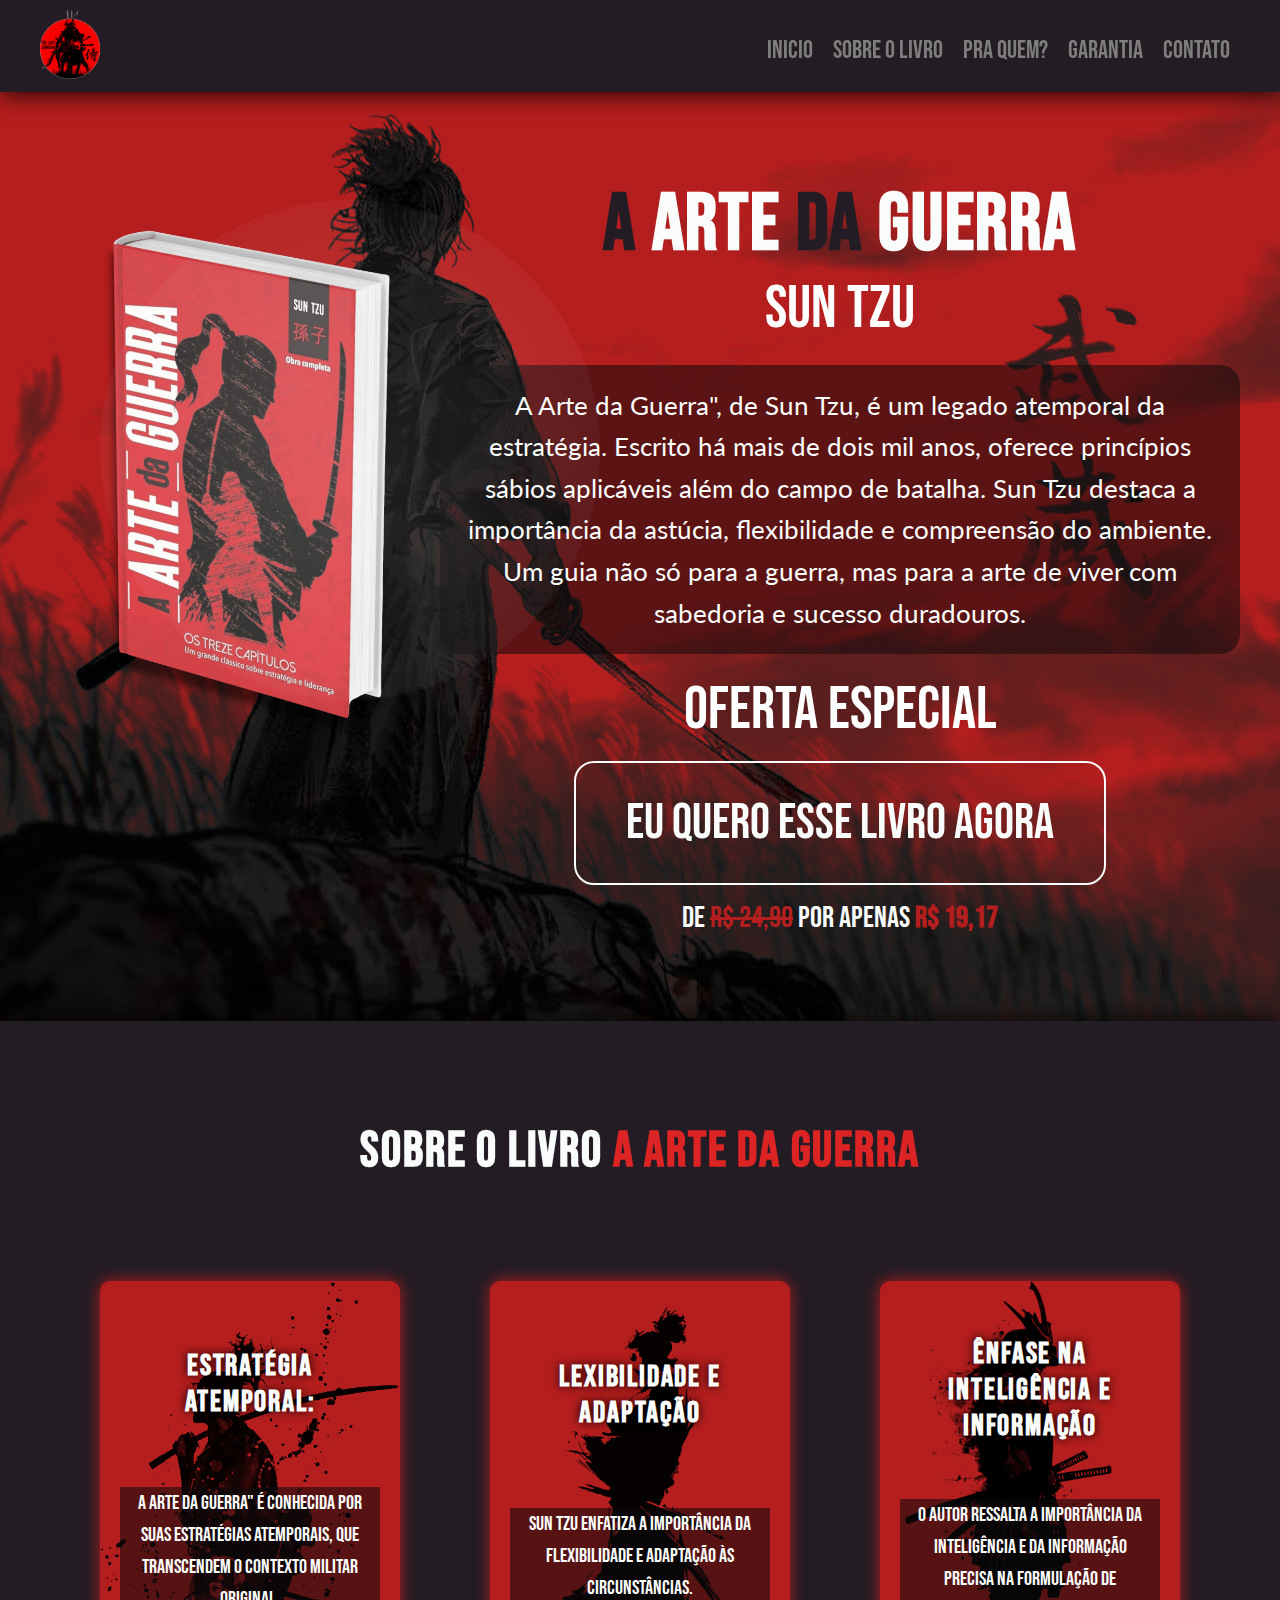
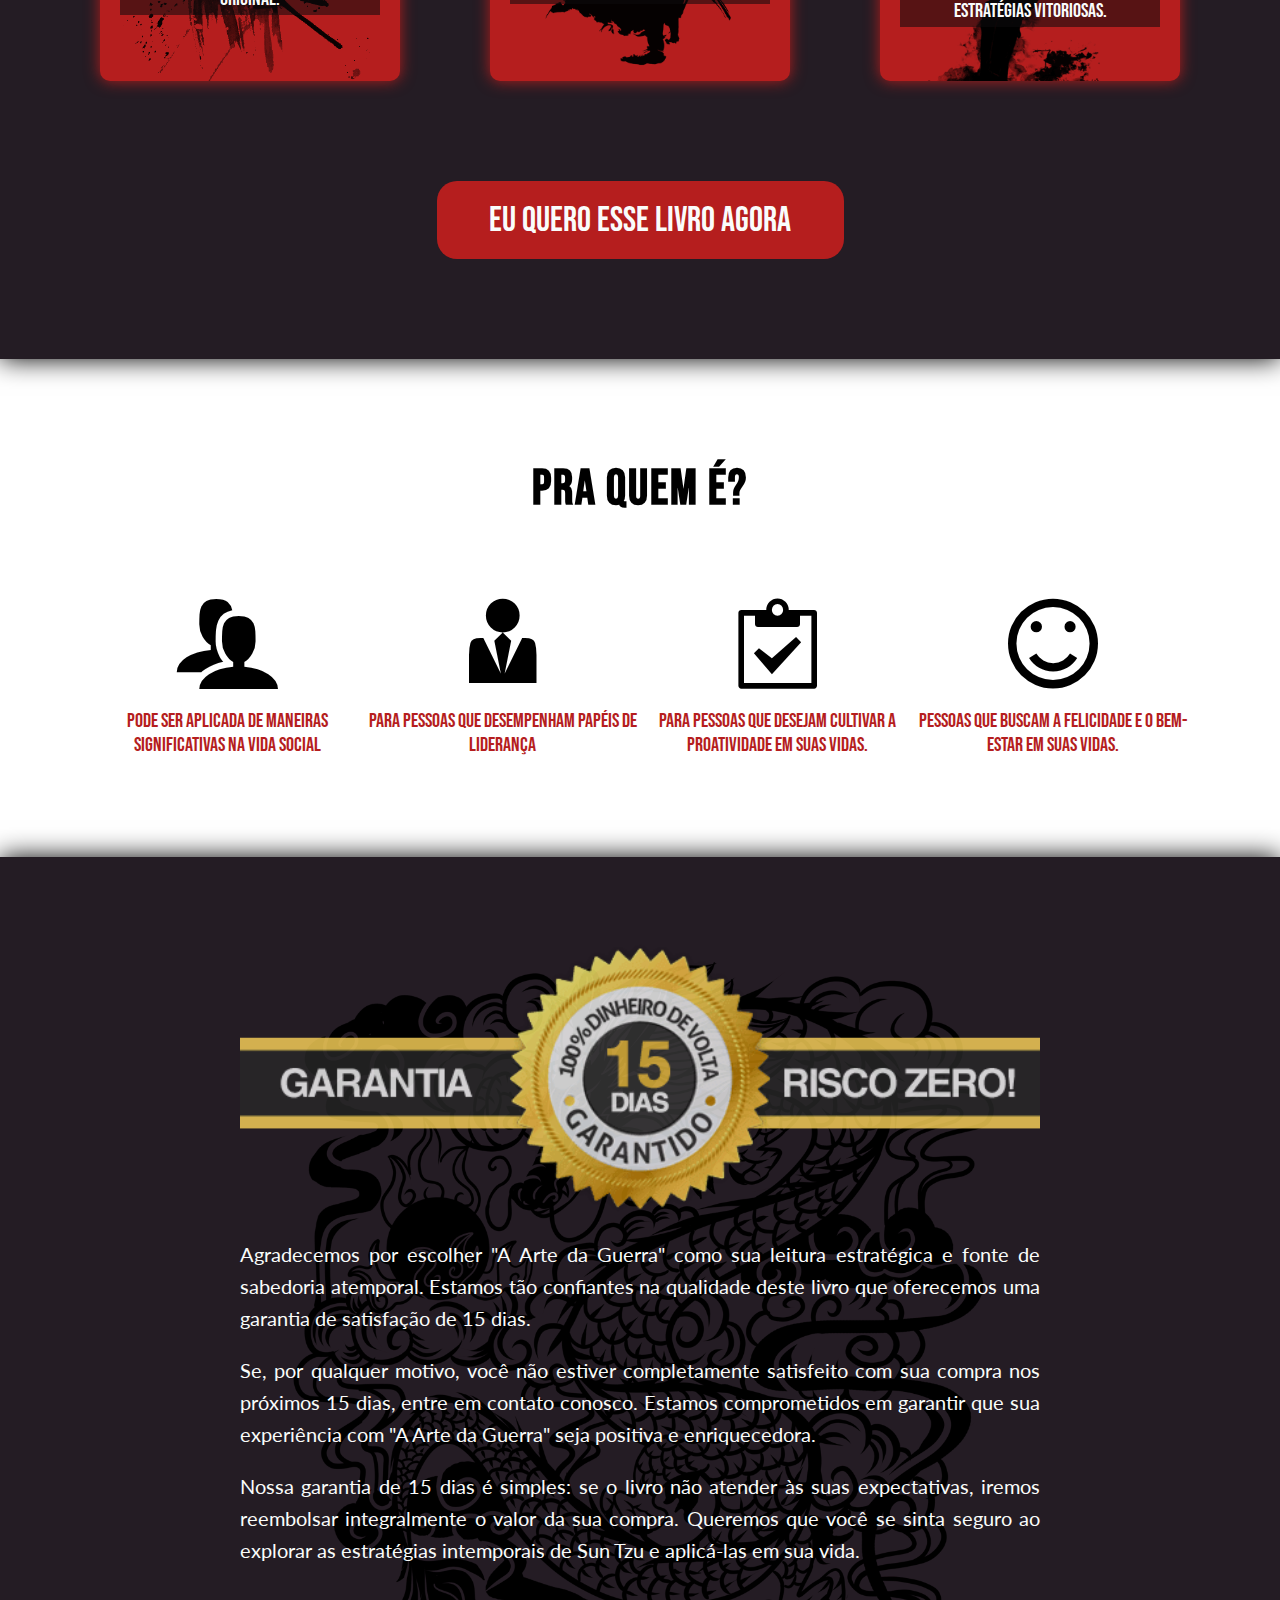
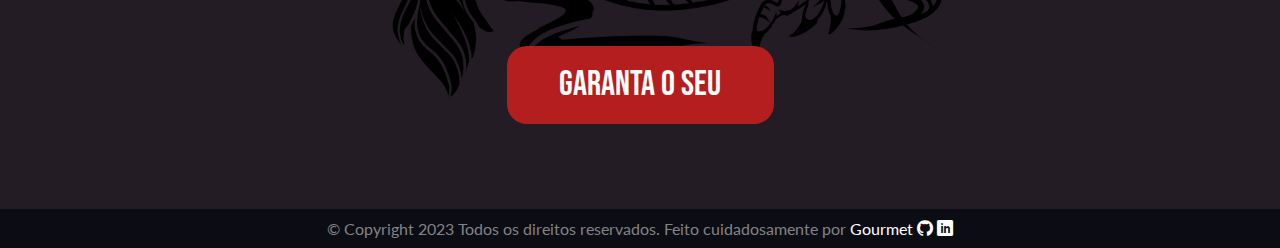
<file: index.html>
<!DOCTYPE html>
<html lang="pt-br">
<head>
    <meta charset="UTF-8">
    <meta name="viewport" content="width=device-width, initial-scale=1.0">
    <title>Sun tzu</title>
    <link rel="stylesheet" href="style/rest.css">
    <link rel="stylesheet" href="style/style.css">
    <link rel="stylesheet" href="fonts/style.css">
</head>
<body>
    <div class="color-black header">
    <header class="hero wapper-center  row">
        <a href="index.html">
        <div class="logo-hero sm-1-4">
            <img src="imagens/logo.png" alt="logo">
        </div>
        </a>
        <nav class="main-nav sm-4-12">
            <input class="check" type="checkbox" name="menu" id="menu">
            <label for="menu">
                <div class="menu">
                    <div class="line one"></div>
                    <div class="line two"></div>
                    <div class="line tree"></div>
                    </div>
            </label>
            <ul class="main-nav-ul">
                <li class="main-nav-itens"><a href="index.html" onclick="desmarcarCheckbox()">inicio</a></li>
                <li class="main-nav-itens"><a href="#sobre" onclick="desmarcarCheckbox()">sobre o livro</a></li>
                <li class="main-nav-itens"><a href="#para" onclick="desmarcarCheckbox()">pra quem?</a></li>
                <li class="main-nav-itens" ><a href="#garantia" onclick="desmarcarCheckbox()">garantia</a></li>
                <li class="main-nav-itens" ><a href="contato.html" onclick="desmarcarCheckbox()">Contato</a></li>
            </ul>
        </nav>
    </header>
    </div>
    <div class="color-red">
    <main class="main wapper-center row" id="inicio">
        <article class="main-text sm-1-12 md-6 lg-8">
            <h1 class="main-text-title" ><span class="black">A </span> arte <span class="black small">da</span> guerra</h1>
            <p class="main-text-subtitle">Sun Tzu</p>
            <p class="text">A Arte da Guerra", de Sun Tzu, é um legado atemporal da estratégia. Escrito há mais de dois mil anos, oferece princípios sábios aplicáveis além do campo de batalha. Sun Tzu destaca a importância da astúcia, flexibilidade e compreensão do ambiente. Um guia não só para a guerra, mas para a arte de viver com sabedoria e sucesso duradouros.</p>
            <p class="main-text-subtitle">Oferta especial </p>
            <a href="https://www.amazon.com.br/arte-guerra-Sun-Tzu/dp/8594318596/ref=sr_1_2?qid=1701556221&refinements=p_27%3ASun+Tzu&s=books&sr=1-2" class="btn btn-black">Eu quero esse livro agora</a>
            <p class="preço">de <span class="risco">R$ 24,90</span> por apenas <b>R$ 19,17</b> </p>

        </article>
        <div class="img-main sm-1-12 md-6 lg-4">
            <img src="imagens/livro2.png" alt="livro">

        </div>
    </main>
    </div>
    <div class="color-black sobreimg">
    <section class="sobre wapper-center"  id="sobre">
        <h2 class="main-sobre-title">sobre o livro <span>A arte da guerra</span></h2>
        <div class="flex">
            <article class="item-sobre item-sobreone">
                <h3 class="item-sobre-title">Estratégia Atemporal:</h3>
                <p class="item-sobre-text">A Arte da Guerra" é conhecida por suas estratégias atemporais, que transcendem o contexto militar original.</p>
            </article>
            <article class="item-sobre item-sobretwo">
                <h3 class="item-sobre-title">lexibilidade e Adaptação</h3>
                <p class="item-sobre-text">Sun Tzu enfatiza a importância da flexibilidade e adaptação às circunstâncias. </p>
            </article>
            <article class="item-sobre item-sobrethree">
                <h3 class="item-sobre-title">Ênfase na Inteligência e Informação</h3>
                <p class="item-sobre-text">O autor ressalta a importância da inteligência e da informação precisa na formulação de estratégias vitoriosas.</p>
            </article>




        </div>
        <a href="https://www.amazon.com.br/arte-guerra-Sun-Tzu/dp/8594318596/ref=sr_1_2?qid=1701556221&refinements=p_27%3ASun+Tzu&s=books&sr=1-2" class="btn btn-red">Eu quero esse livro agora</a>

    </section>
    </div>
    <section class="para-quem wapper-center"  id="para">
        <h2>pra quem é?</h2>
        <div class="row">
        <div class="para-quem-item sm-1-12 md-3 lg-3">
            <span class="icon-users"></span>
            <p>pode ser aplicada de maneiras significativas na vida social</p>
        </div>
        <div class="para-quem-item sm-1-12 md-3 lg-3">
            <span class="icon-user-tie"></span>
            <p>para pessoas que desempenham papéis de liderança</p>
        </div>
        <div class="para-quem-item sm-1-12 md-3 lg-3">
            <span class="icon-clipboard"></span>
            <p>para pessoas que desejam cultivar a proatividade em suas vidas.</p>
        </div>
        <div class="para-quem-item sm-1-12 md-3 lg-3">
            <span class="icon-smile"></span>
            <p> pessoas que buscam a felicidade e o bem-estar em suas vidas.</p>
        </div>
        </div>
    </section>
    <div class="color-black">
    <section class="garantia wapper-center-small "  id="garantia">
        <div class="img-garantia">
            <img src="imagens/garantia.png" alt="">
        </div>
        <p class="text-white">Agradecemos por escolher "A Arte da Guerra" como sua leitura estratégica e fonte de sabedoria atemporal. Estamos tão confiantes na qualidade deste livro que oferecemos uma garantia de satisfação de 15 dias.</p>
            <p class="text-white">
            Se, por qualquer motivo, você não estiver completamente satisfeito com sua compra nos próximos 15 dias, entre em contato conosco. Estamos comprometidos em garantir que sua experiência com "A Arte da Guerra" seja positiva e enriquecedora.
        </p>
        <p class="text-white">
            
            Nossa garantia de 15 dias é simples: se o livro não atender às suas expectativas, iremos reembolsar integralmente o valor da sua compra. Queremos que você se sinta seguro ao explorar as estratégias intemporais de Sun Tzu e aplicá-las em sua vida.</p>
        <a href="https://www.amazon.com.br/arte-guerra-Sun-Tzu/dp/8594318596/ref=sr_1_2?qid=1701556221&refinements=p_27%3ASun+Tzu&s=books&sr=1-2" class="btn btn-red">Garanta o seu</a>

    </section>
    </div>
    <div class=" color-blackfoter">
    <footer class=" footer wapper-center">
        <p>© Copyright 2023 Todos os direitos reservados.
            Feito cuidadosamente por <a href="https://github.com/ArthurGourmet">Gourmet <span class="icon-github"></span></a> <a href="https://www.linkedin.com/in/gourmet-i-a9836220a/"><span class="icon-linkedin"></span></a></p>
    </footer>
    </div>

    <div class="decorativa">

    </div>
    <script>
        function desmarcarCheckbox() {
            var checkbox = document.getElementById("menu");
            checkbox.checked = false;
        }
        </script>
    
</body>
</html>
</file>
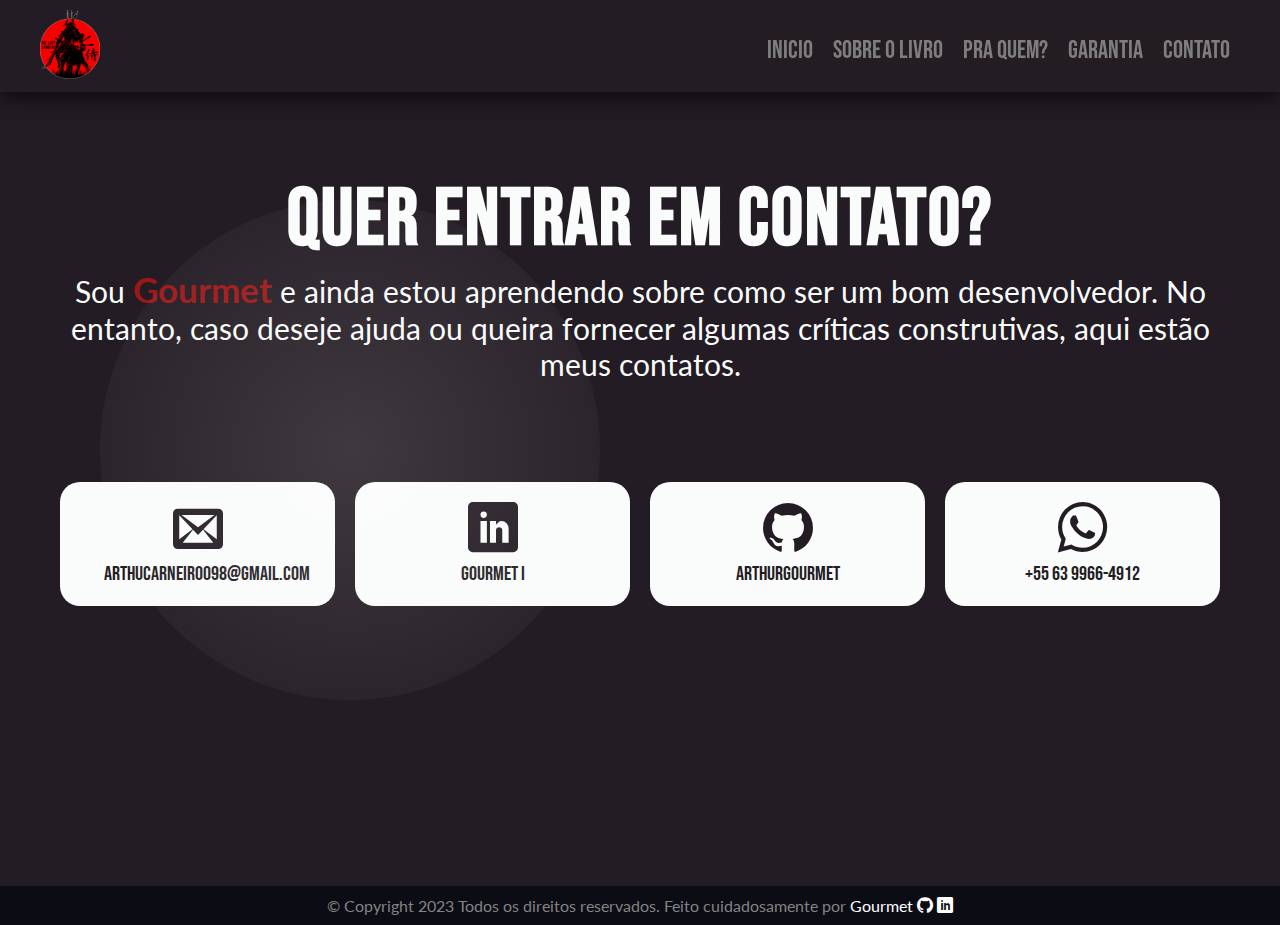
<file: contato.html>
<!DOCTYPE html>
<html lang="pt-br">
<head>
    <meta charset="UTF-8">
    <meta name="viewport" content="width=device-width, initial-scale=1.0">
    <title>Sun tzu</title>
    <link rel="stylesheet" href="style/rest.css">
    <link rel="stylesheet" href="style/style.css">
    <link rel="stylesheet" href="fonts/style.css">
</head>
<body>
    <div class="color-black header">
    <header class="hero wapper-center  row">
        <a href="index.html">
        <div class="logo-hero sm-1-4">
            <img src="imagens/logo.png" alt="logo">
        </div>
        </a>
        <nav class="main-nav sm-4-12">
            <input class="check" type="checkbox" name="menu" id="menu">
            <label for="menu">
                <div class="menu">
                    <div class="line one"></div>
                    <div class="line two"></div>
                    <div class="line tree"></div>
                    </div>
            </label>
            <ul class="main-nav-ul">
                <li class="main-nav-itens"><a href="index.html" onclick="desmarcarCheckbox()">inicio</a></li>
                <li class="main-nav-itens"><a href="index.html#sobre" onclick="desmarcarCheckbox()">sobre o livro</a></li>
                <li class="main-nav-itens"><a href="index.html#para" onclick="desmarcarCheckbox()">pra quem?</a></li>
                <li class="main-nav-itens" ><a href="index.html#garantia" onclick="desmarcarCheckbox()">garantia</a></li>
                <li class="main-nav-itens"><a href="contato.html" onclick="desmarcarCheckbox()">Contato</a></li>
            </ul>
        </nav>
    </header>
    </div>
    <div class="color-black">
    <main class="contt wapper-center">
        <h1 class="main-text-title">Quer entrar em contato?</h1>
        <p class="text-contato">Sou  <span>Gourmet</span> e ainda estou aprendendo sobre como ser um bom desenvolvedor. No entanto, caso deseje ajuda ou queira fornecer algumas críticas construtivas, aqui estão meus contatos.</p>
        <div class="row cntt-pai">
        
            <div class="cntt-itens email sm-1-12 md-6 lg-3 ">
                <span class="icon-envelop"></span>
                <p>arthucarneiro098@gmail.com</p>
            </div>
    
        <a href="https://www.linkedin.com/in/gourmet-i-a9836220a/" class="sm-1-12 md-6 lg-3">
            <div class="cntt-itens linkedin">
                <span class="icon-linkedin"></span>
                <p>Gourmet I</p>
            </div>
        </a>
        <a href="https://github.com/ArthurGourmet" class="sm-1-12 md-6 lg-3">
            <div class="cntt-itens github">
                <span class="icon-github"></span>
                <p>ArthurGourmet</p>
            </div>
        </a>
        <a href="https://wa.me/qr/TNSUGIJMCRVTE1" class="sm-1-12 md-6 lg-3">
            <div class="cntt-itens phone">
                <span class="icon-whatsapp"></span>
                <p>+55 63 9966-4912</p>
            </div>
        </a>
        </div>
    </main>
    </div>

    <div class=" color-blackfoter">
    <footer class=" footer wapper-center">
        <p>© Copyright 2023 Todos os direitos reservados.
            Feito cuidadosamente por <a href="https://github.com/ArthurGourmet">Gourmet <span class="icon-github"></span></a> <a href="https://www.linkedin.com/in/gourmet-i-a9836220a/"><span class="icon-linkedin"></span></a></p>
    </footer>
    </div>

    <div class="decorativa">

    </div>
    <script>
        function desmarcarCheckbox() {
            var checkbox = document.getElementById("menu");
            checkbox.checked = false;
        }
        </script>
    
</body>
</html>
</file>
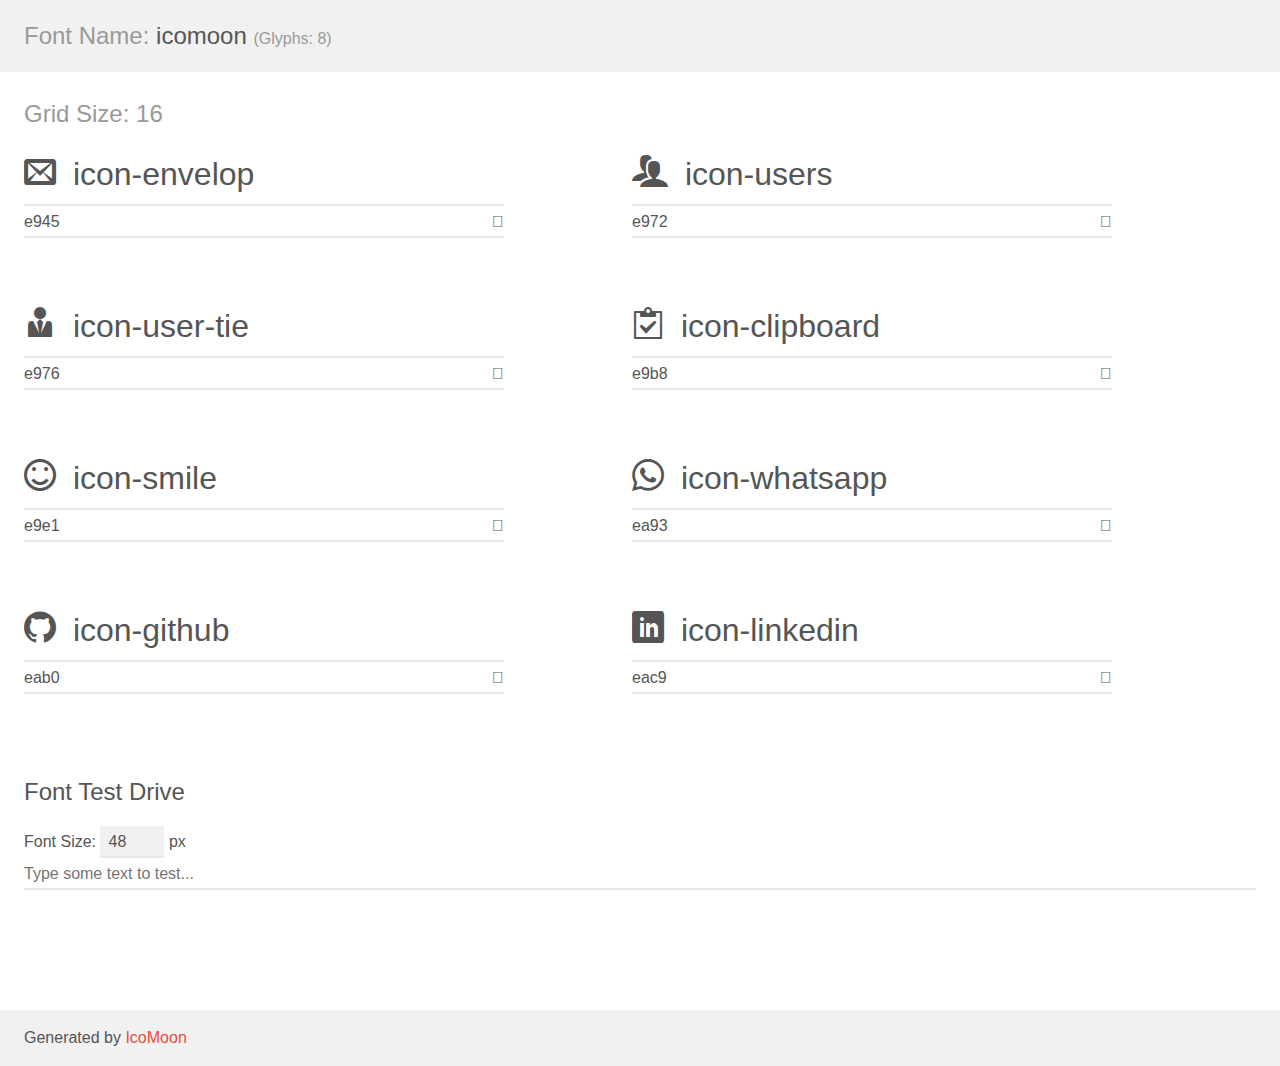
<file: fonts/demo.html>
<!doctype html>
<html>
<head>
    <meta charset="utf-8">
    <title>IcoMoon Demo</title>
    <meta name="description" content="An Icon Font Generated By IcoMoon.io">
    <meta name="viewport" content="width=device-width, initial-scale=1">
    <link rel="stylesheet" href="demo-files/demo.css">
    <link rel="stylesheet" href="style.css"></head>
<body>
    <div class="bgc1 clearfix">
        <h1 class="mhmm mvm"><span class="fgc1">Font Name:</span> icomoon <small class="fgc1">(Glyphs:&nbsp;8)</small></h1>
    </div>
    <div class="clearfix mhl ptl">
        <h1 class="mvm mtn fgc1">Grid Size: 16</h1>
        <div class="glyph fs1">
            <div class="clearfix bshadow0 pbs">
                <span class="icon-envelop"></span>
                <span class="mls"> icon-envelop</span>
            </div>
            <fieldset class="fs0 size1of1 clearfix hidden-false">
                <input type="text" readonly value="e945" class="unit size1of2" />
                <input type="text" maxlength="1" readonly value="&#xe945;" class="unitRight size1of2 talign-right" />
            </fieldset>
            <div class="fs0 bshadow0 clearfix hidden-true">
                <span class="unit pvs fgc1">liga: </span>
                <input type="text" readonly value="envelop, mail" class="liga unitRight" />
            </div>
        </div>
        <div class="glyph fs1">
            <div class="clearfix bshadow0 pbs">
                <span class="icon-users"></span>
                <span class="mls"> icon-users</span>
            </div>
            <fieldset class="fs0 size1of1 clearfix hidden-false">
                <input type="text" readonly value="e972" class="unit size1of2" />
                <input type="text" maxlength="1" readonly value="&#xe972;" class="unitRight size1of2 talign-right" />
            </fieldset>
            <div class="fs0 bshadow0 clearfix hidden-true">
                <span class="unit pvs fgc1">liga: </span>
                <input type="text" readonly value="users, group" class="liga unitRight" />
            </div>
        </div>
        <div class="glyph fs1">
            <div class="clearfix bshadow0 pbs">
                <span class="icon-user-tie"></span>
                <span class="mls"> icon-user-tie</span>
            </div>
            <fieldset class="fs0 size1of1 clearfix hidden-false">
                <input type="text" readonly value="e976" class="unit size1of2" />
                <input type="text" maxlength="1" readonly value="&#xe976;" class="unitRight size1of2 talign-right" />
            </fieldset>
            <div class="fs0 bshadow0 clearfix hidden-true">
                <span class="unit pvs fgc1">liga: </span>
                <input type="text" readonly value="user-tie, user5" class="liga unitRight" />
            </div>
        </div>
        <div class="glyph fs1">
            <div class="clearfix bshadow0 pbs">
                <span class="icon-clipboard"></span>
                <span class="mls"> icon-clipboard</span>
            </div>
            <fieldset class="fs0 size1of1 clearfix hidden-false">
                <input type="text" readonly value="e9b8" class="unit size1of2" />
                <input type="text" maxlength="1" readonly value="&#xe9b8;" class="unitRight size1of2 talign-right" />
            </fieldset>
            <div class="fs0 bshadow0 clearfix hidden-true">
                <span class="unit pvs fgc1">liga: </span>
                <input type="text" readonly value="clipboard, board" class="liga unitRight" />
            </div>
        </div>
        <div class="glyph fs1">
            <div class="clearfix bshadow0 pbs">
                <span class="icon-smile"></span>
                <span class="mls"> icon-smile</span>
            </div>
            <fieldset class="fs0 size1of1 clearfix hidden-false">
                <input type="text" readonly value="e9e1" class="unit size1of2" />
                <input type="text" maxlength="1" readonly value="&#xe9e1;" class="unitRight size1of2 talign-right" />
            </fieldset>
            <div class="fs0 bshadow0 clearfix hidden-true">
                <span class="unit pvs fgc1">liga: </span>
                <input type="text" readonly value="smile, emoticon3" class="liga unitRight" />
            </div>
        </div>
        <div class="glyph fs1">
            <div class="clearfix bshadow0 pbs">
                <span class="icon-whatsapp"></span>
                <span class="mls"> icon-whatsapp</span>
            </div>
            <fieldset class="fs0 size1of1 clearfix hidden-false">
                <input type="text" readonly value="ea93" class="unit size1of2" />
                <input type="text" maxlength="1" readonly value="&#xea93;" class="unitRight size1of2 talign-right" />
            </fieldset>
            <div class="fs0 bshadow0 clearfix hidden-true">
                <span class="unit pvs fgc1">liga: </span>
                <input type="text" readonly value="whatsapp, brand13" class="liga unitRight" />
            </div>
        </div>
        <div class="glyph fs1">
            <div class="clearfix bshadow0 pbs">
                <span class="icon-github"></span>
                <span class="mls"> icon-github</span>
            </div>
            <fieldset class="fs0 size1of1 clearfix hidden-false">
                <input type="text" readonly value="eab0" class="unit size1of2" />
                <input type="text" maxlength="1" readonly value="&#xeab0;" class="unitRight size1of2 talign-right" />
            </fieldset>
            <div class="fs0 bshadow0 clearfix hidden-true">
                <span class="unit pvs fgc1">liga: </span>
                <input type="text" readonly value="github, brand40" class="liga unitRight" />
            </div>
        </div>
        <div class="glyph fs1">
            <div class="clearfix bshadow0 pbs">
                <span class="icon-linkedin"></span>
                <span class="mls"> icon-linkedin</span>
            </div>
            <fieldset class="fs0 size1of1 clearfix hidden-false">
                <input type="text" readonly value="eac9" class="unit size1of2" />
                <input type="text" maxlength="1" readonly value="&#xeac9;" class="unitRight size1of2 talign-right" />
            </fieldset>
            <div class="fs0 bshadow0 clearfix hidden-true">
                <span class="unit pvs fgc1">liga: </span>
                <input type="text" readonly value="linkedin, brand64" class="liga unitRight" />
            </div>
        </div>
    </div>

    <!--[if gt IE 8]><!-->
    <div class="mhl clearfix mbl">
        <h1>Font Test Drive</h1>
        <label>
            Font Size: <input id="fontSize" type="number" class="textbox0 mbm"
            min="8" value="48" />
            px
        </label>
        <input id="testText" type="text" class="phl size1of1 mvl"
        placeholder="Type some text to test..." value=""/>
        <div id="testDrive" class="icon-" style="font-family: icomoon">&nbsp;
        </div>
    </div>
    <!--<![endif]-->
    <div class="bgc1 clearfix">
        <p class="mhl">Generated by <a href="https://icomoon.io/app">IcoMoon</a></p>
    </div>

    <script src="demo-files/demo.js"></script>
</body>
</html>
</file>
<file: style/rest.css>
*,*:after,*:before{
    margin: 0;
    padding: 0;
    box-sizing: border-box;
}
a{
    text-decoration: none;
}
ul{
    list-style: none;
}
.none{
    display: none;
}
</file>
<file: style/style.css>
@import url('https://fonts.googleapis.com/css2?family=Bebas+Neue&family=Lato:wght@400;700&display=swap');


/* font-family: 'Bebas Neue', sans-serif;
font-family: 'Roboto', sans-serif; */
:root{
    font-size: 62.5%;
    --color-red-:#b51e1e;
    --color-white-:#fafcfb;
    --color-black-:#241c24;
    --paddins-:8rem 2rem;
}
html{
    scroll-behavior: smooth;
    /* height: 100%; */
}
body{
    height: 100%;
    font-family: 'Bebas Neue', sans-serif;


}
.color-red{
    background-color: var(--color-red-);
}
.color-black{
    background-color: var(--color-black-);
}
.wapper-center{
    max-width: 1200px;
    margin: 0 auto;
    text-align: center;
}
.wapper-center-small{
    max-width: 800px;
    margin: 0 auto;
    text-align: center;
}
h1,h2,h3{
    font-family: 'Bebas Neue', sans-serif;
    letter-spacing: 1.8px;
}
/* botões */
.btn{
    display: inline-block;
    font-family: 'Bebas Neue', sans-serif;
    font-size: 2rem;
    padding: 1.5rem 3rem;
    border-radius: 20px;
    border: 2px solid;
    transition: all .3s;
}
.btn-tranparent{
    color: var(--color-red-);

}
.btn-red{
    background-color: var(--color-red-);
    color: var(--color-white-);
    border: none;
}
.btn-black{
    margin: 1.5rem 0;
    color: var(--color-black-);

    border:2px solid;
}
.white{
    color: var(--color-white-);
}
.black{
    color: var(--color-black-);
}
.btn:hover{
    letter-spacing: 1.5px;
    transform: scale(1.05);
    box-shadow: 0px 0px 10px var(--color-red-);
    outline: 2px solid;
}
.btn:focus{

    transform: translateY(10px);
}
.btn-black:hover{
    box-shadow: 0px 0px 20px var(--color-white-);
    outline: 2px solid;
}
/* header */
.header{
    padding: 1rem;
    position: sticky;
    top: 0;
    z-index: 2;
}
.logo-hero{
    width: 60px;

}
.logo-hero img{
    width: 100%;
}
.main-nav-ul{
    position: absolute;
    background-color: #241c24f2;
    top: 9rem;
    left: 0;
    right: 0;
    overflow: hidden;
    max-height: 0px;
    transition: all .3s;
}
.check:checked  + label + .main-nav-ul{
    max-height: 260px;
}
.main-nav-itens a{
    color: var(--color-white-);
    padding: 1rem;
    display: block;
    font-size: 2.5rem;
    transition: all .3s;
}
.main-nav-itens a:hover{
    background-color: #0c0a0c;
    letter-spacing: 1.5px;
    text-shadow: 0px 0px 8px var(--color-red-);
}
.check{
    width: 1px;
    height: 1px;
}
.menu{
    cursor: pointer;
    overflow: hidden;
    width: fit-content;
    margin-left: auto;

}
.line{
    width: 45px;
    height: 3px;
    background-color: var(--color-white-);
    margin:1rem;
    transition: all .3s;
}

.check:checked + label div .one{
    transform: rotate(-45deg) translateY(18px);
    box-shadow: 0px 0px 8px var(--color-red-);
}

.check:checked + label div .two{
    width: 1px;
    opacity: 0;
}
.check:checked + label div .tree{
    transform: rotate(45deg)translateY(-18px);
    box-shadow: 0px 0px 8px var(--color-red-);
}

/* main */
.color-black{
    box-shadow: 0px 0px 25px black;
}
.main{
    padding: var(--paddins-);
}
.main-text-title{
    color: var(--color-white-);
    text-transform: uppercase;
    font-size: 5rem;
    
}
.main-text-subtitle{
    font-size: 3rem;
    font-family: 'Bebas Neue', sans-serif;
    color: white;
}
.text{
    font-family: 'Lato', sans-serif;
    font-weight: 400;
    color: var(--color-black-);
    font-size: 2rem;
    margin: 2rem 0;
    line-height: 1.6;
}
.preço{
    font-size: 2.5rem;
}
.preço span,b{
    color: var(--color-white-);
}
.preço .risco{
    text-decoration: line-through;
}

.img-main{
    width: 100%;
    margin: 0 auto;
    padding-top: 5rem;

}


.img-main img{
    width: 100%;
    animation:livro 3s ease-in-out  infinite alternate;
}
@keyframes livro {
    0%{ 
        transform: translateY(0) translateX(0);

    }
    100%{
        transform: translateY(15px) translateX(7px);

    }
}
/* sobre */
.sobre{
    padding: var(--paddins-);
    background-image: url(../imagens/samurai.png),linear-gradient(to bottom,#241c24,#241c24 );
    background-position: center;
    background-size: cover;
    background-blend-mode: multiply;
}

.main-sobre-title{
    font-size: 3rem;
    margin-bottom: 2em;
    color: var(--color-white-);

}
.main-sobre-title span{
    color: #dc2424;
}

.decorativa{
    pointer-events: none;
}
.flex{
    padding: 0 1rem;
    display: flex;
    gap: 3rem;
    row-gap: 3rem;
    flex-wrap: wrap;
    padding-bottom: 4rem;
    justify-content: center;
}
.item-sobre{
    background-color: var(--color-red-);
    border-radius: 10px;
    padding: 0 1rem;
    width:300px;
    height: 200px;
    display: flex;
    flex-direction: column;
    justify-content: space-evenly;
    align-items:center;
    box-shadow: 0px 0px 15px var(--color-red-);
    transition: all .3s;
    
}
.item-sobre:hover{
    box-shadow: 0px 0px 15px var(--color-white-);
    transform: scale(1.05);
}
.item-sobre-title{
    color: var(--color-white-);
    font-size: 2rem;
    
}
.item-sobre-text{

    color: var(--color-black-);
    font-size: 2rem;
    padding: 0 1rem;
    line-height: 1.6;

}




/* para quem */
.para-quem{
    padding: var(--paddins-);
}
.para-quem h2{  
    font-size: 3rem;
    margin-bottom: 4rem;

}
.para-quem-item span{
    font-size: 7rem;

}

.para-quem-item p{
    font-size: 2rem;
    color: var(--color-red-);
    margin-top: 2rem;
}


/* garantia */
.garantia{
    background-image: url(../imagens/dragon.png),linear-gradient(to bottom,#241c24,#241c24 );
    background-position: top;
    background-size: cover;
    background-blend-mode: color-burn;

    padding: var(--paddins-);
    
}
.img-garantia{
    width: 100%;
}
.img-garantia img{
    width: 100%;
    opacity: .8;
}
.text-white{
    font-family: 'Lato', sans-serif;
    text-align: justify;
    color: var(--color-white-);
    font-size: 2rem;
    margin: 2rem 0;
    line-height: 1.6;
}
/* row */
.row{
    display: grid;
    grid-template-columns: repeat(12,1fr);
    grid-auto-flow: dense;
}
.sm-1-4{
    grid-column: span 4;
}
.sm-4-12{
    grid-column: 4 / -1;
}
.sm-1-12{
    grid-column: 1 / -1;
}

/* footer */
.color-blackfoter{
    background-color: #0c0c14;
}
.footer{
    font-family: 'Lato', sans-serif;
    text-align: center;
    font-size: 1.6rem;
    padding: 1rem;
    color: rgb(131, 131, 131);
    

}
.footer p a{
    text-decoration: none;
    color: white;

}
.btnnone{
    display: none;
}
/* contatos */
.contt{
    padding: var(--paddins-);
}
.text-contato{
    color: var(--color-white-);
    font-size: 2rem;
    font-family: 'Lato', sans-serif;
    font-weight: 400;
}
.text-contato span{
    color: rgb(157, 23, 23);
    font-size: 2.5rem;
    font-weight: 700;
    
}
.cntt-pai{
    margin-top: 5rem;
    row-gap: 2rem;
}
.cntt-itens{
    background-color: var(--color-white-);
    color: var(--color-black-);
    padding: 2rem;
    display: flex;
    flex-direction: row;
    justify-content: space-evenly;
    align-items: center;
    gap: 1rem;
    border-radius: 20px;
    transition: all .3s;
}
.cntt-itens span{
    font-size: 4rem;
}
.cntt-itens p{
    font-size: 2rem;
    width: 80%;
}
/* hovers e focus */
.email:hover{
    background-color: #9624dc;
    color: var(--color-white-);
    outline: 2px solid;
}
.linkedin:hover{
    background-color: #2474dc;
    color: var(--color-white-);
    outline: 2px solid;
}
.github:hover{
    background-color: #000000;
    color: var(--color-white-);
    outline: 2px solid;
}
.phone:hover{
    background-color: rgb(16, 186, 18);
    color: var(--color-white-);
    outline: 2px solid;
}
@media screen and (min-width: 46.25em) {
    .menu{
        display: none;
    }
    .check{
        display: none;
    }
    .main-nav-ul{
        margin-top: 1.5rem;
        max-height: initial;
        position: static;
        display: flex;
        flex-direction: row;
        justify-content: flex-end;
    }
    .main-nav-ul li a{
        color: #7e7e7e;
    }
    .main-nav-ul li a:hover{
        background-color: transparent;
        color: var(--color-white-);
        transform: scale(1.05);
        letter-spacing: 1px;
    }
    .md-6{
        grid-column: span 6;
    }
    .md-3{
        grid-column: span 6;
    }
    .row{
        row-gap: 3rem;
    }
    .sobre{
        background-image: url(../imagens/samurai.png),linear-gradient(to bottom,#241c24,#241c24 );
        background-position: top;
        background-size: cover;
        background-blend-mode: multiply;
    }
    .main-text-title{
        font-size: 6rem;
    }
    .main-text-subtitle{
        font-size: 4rem;
    }
    .text{
        font-size: 2rem;
        color: var(--color-white-);
        background-color: #0c0a0c86;
        border-radius: 20px;
        padding: 2rem;

    }
    .btn-black{
        color: var(--color-black-);
        font-size: 3rem;
        padding: .2em .8em;
    }
    .preço{
        font-size: 3rem;
    }
    .main-sobre-title{
        font-size: 4rem;
    }
    .para-quem h2{
        font-size: 4rem;
    }
    .btn-red{
        font-size: 2.5rem;
        padding: .5em 1.5em;
        margin-top: 3rem;
    }
    .main,.sobre,.para-quem,.garantia{
        padding: 8.5rem 0;
    }
    .text-contato{
        font-size: 3rem;
    }
    .text-contato span{
        font-size: 3.5rem;
        
    }
    .cntt-pai{
        margin-top: 8rem;
        column-gap: 2rem;
    }
    .cntt-itens{
        flex-direction: column;
    }
    .cntt-itens span{
        font-size: 5rem;
    }
    
}


@media screen and (min-width: 80em) {
    .lg-3{
        grid-column: span 3;
    }
    .lg-4{
        grid-column: 1 / 5;
    }
    .lg-8{
        grid-column: 5 / -1;
    }
    .color-red{
        background-image: url(../imagens/wallpaper.jpg),linear-gradient(to bottom,transparent 900px,#dc2424 );
        background-repeat: no-repeat;
        background-position:top;
        background-size: cover;
        background-blend-mode:darken;
    }
    .main-text-title{
        font-size: 8rem;
    }
    .main-text-subtitle{
        font-size: 6rem;
    }
    .text{
        font-size: 2.6rem;
        color: var(--color-white-);
        background-color: #0c0a0c86;
        border-radius: 20px;
        padding: 2rem;

    }
    .btn-black{
        color: var(--color-white-);
        font-size: 5rem;
        padding: 3rem 5rem;
    }
    .preço{
        font-size: 3rem;
        color: var(--color-white-);
    }
    .preço span,b{
        color: var(--color-red-);
    }
    .sobre{
        background:none;  
    }
    .para-quem{
        padding:10rem 5rem;
    }
    .sobre{
        padding:10rem 5rem;
    }
    .flex{
        justify-content: space-between;
    }
    .item-sobreone{
        background-image: url(../imagens/img3.png),linear-gradient(to bottom,transparent 900px,#dc2424 );
        background-repeat: no-repeat;
        background-position:top;
        background-size: cover;
        background-blend-mode:multiply;
        justify-content: space-evenly;
        height: 40rem;
    }
    .item-sobretwo{
        background-image: url(../imagens/img2.png),linear-gradient(to bottom,transparent 900px,#dc2424 );
        background-repeat: no-repeat;
        background-position:top;
        background-size: cover;
        background-blend-mode:multiply;
        justify-content: space-evenly;
        height: 40rem;
    }
    .item-sobrethree{
        background-image: url(../imagens/img.png),linear-gradient(to bottom,transparent 900px,#dc2424 );
        background-repeat: no-repeat;
        background-position:top;
        background-size: cover;
        background-blend-mode:multiply;
        justify-content: space-evenly;
        height: 40rem;
    }
    .item-sobre{
        padding: 0 2rem;
    }
    .item-sobre-title{
        font-size: 3rem;
        text-shadow: 0px 0px 10px black;
    }
    .item-sobre-text{
        font-size: 2rem;
        color: var(--color-white-);
        background-color: #0c0a0c8e;

    }
    .main-sobre-title{
        font-size: 5rem;
    }
    .btn-red{
        font-size: 3.5rem;
        margin-top: 6rem;
        padding: .5em 1.5em;
    }
    .para-quem h2{
        font-size: 5rem;
        margin-bottom: 8rem;
    }
    .para-quem-item span{
        font-size: 9rem;
    
    }
    .decorativa{
        width: 500px;
        height: 500px;
        background: radial-gradient(circle, rgba(255, 255, 255, 0.126),transparent );
        position: absolute;
        top: 200px;
        left: 100px;
        border-radius: 50%;
        animation: decoraçao 5s ease-in-out 2s infinite alternate;
        pointer-events: none;
    }
    
    @keyframes decoraçao {
        0%{
            transform: translateX(0) translateY(0) scale(1);
        }
        100%{
            transform: translateX(200px) translateY(80px) scale(1.5);
        }
        
    }
    .cntt-pai{
        margin: 10rem 0 20rem;
    }
    .garantia{
        background-repeat: no-repeat;
        background-position: center;
        background-size:95%;
    }
}
</file>
<file: fonts/style.css>
@font-face {
  font-family: 'icomoon';
  src:  url('fonts/icomoon.eot?opfcli');
  src:  url('fonts/icomoon.eot?opfcli#iefix') format('embedded-opentype'),
    url('fonts/icomoon.ttf?opfcli') format('truetype'),
    url('fonts/icomoon.woff?opfcli') format('woff'),
    url('fonts/icomoon.svg?opfcli#icomoon') format('svg');
  font-weight: normal;
  font-style: normal;
  font-display: block;
}

[class^="icon-"], [class*=" icon-"] {
  /* use !important to prevent issues with browser extensions that change fonts */
  font-family: 'icomoon' !important;
  speak: never;
  font-style: normal;
  font-weight: normal;
  font-variant: normal;
  text-transform: none;
  line-height: 1;

  /* Better Font Rendering =========== */
  -webkit-font-smoothing: antialiased;
  -moz-osx-font-smoothing: grayscale;
}

.icon-envelop:before {
  content: "\e945";
}
.icon-users:before {
  content: "\e972";
}
.icon-user-tie:before {
  content: "\e976";
}
.icon-clipboard:before {
  content: "\e9b8";
}
.icon-smile:before {
  content: "\e9e1";
}
.icon-whatsapp:before {
  content: "\ea93";
}
.icon-github:before {
  content: "\eab0";
}
.icon-linkedin:before {
  content: "\eac9";
}
</file>
<file: fonts/demo-files/demo.css>
body {
  padding: 0;
  margin: 0;
  font-family: sans-serif;
  font-size: 1em;
  line-height: 1.5;
  color: #555;
  background: #fff;
}
h1 {
  font-size: 1.5em;
  font-weight: normal;
}
small {
  font-size: .66666667em;
}
a {
  color: #e74c3c;
  text-decoration: none;
}
a:hover, a:focus {
  box-shadow: 0 1px #e74c3c;
}
.bshadow0, input {
  box-shadow: inset 0 -2px #e7e7e7;
}
input:hover {
  box-shadow: inset 0 -2px #ccc;
}
input, fieldset {
  font-family: sans-serif;
  font-size: 1em;
  margin: 0;
  padding: 0;
  border: 0;
}
input {
  color: inherit;
  line-height: 1.5;
  height: 1.5em;
  padding: .25em 0;
}
input:focus {
  outline: none;
  box-shadow: inset 0 -2px #449fdb;
}
.glyph {
  font-size: 16px;
  width: 15em;
  padding-bottom: 1em;
  margin-right: 4em;
  margin-bottom: 1em;
  float: left;
  overflow: hidden;
}
.liga {
  width: 80%;
  width: calc(100% - 2.5em);
}
.talign-right {
  text-align: right;
}
.talign-center {
  text-align: center;
}
.bgc1 {
  background: #f1f1f1;
}
.fgc1 {
  color: #999;
}
.fgc0 {
  color: #000;
}
p {
  margin-top: 1em;
  margin-bottom: 1em;
}
.mvm {
  margin-top: .75em;
  margin-bottom: .75em;
}
.mtn {
  margin-top: 0;
}
.mtl, .mal {
  margin-top: 1.5em;
}
.mbl, .mal {
  margin-bottom: 1.5em;
}
.mal, .mhl {
  margin-left: 1.5em;
  margin-right: 1.5em;
}
.mhmm {
  margin-left: 1em;
  margin-right: 1em;
}
.mls {
  margin-left: .25em;
}
.ptl {
  padding-top: 1.5em;
}
.pbs, .pvs {
  padding-bottom: .25em;
}
.pvs, .pts {
  padding-top: .25em;
}
.unit {
  float: left;
}
.unitRight {
  float: right;
}
.size1of2 {
  width: 50%;
}
.size1of1 {
  width: 100%;
}
.clearfix:before, .clearfix:after {
  content: " ";
  display: table;
}
.clearfix:after {
  clear: both;
}
.hidden-true {
  display: none;
}
.textbox0 {
  width: 3em;
  background: #f1f1f1;
  padding: .25em .5em;
  line-height: 1.5;
  height: 1.5em;
}
#testDrive {
  display: block;
  padding-top: 24px;
  line-height: 1.5;
}
.fs0 {
  font-size: 16px;
}
.fs1 {
  font-size: 32px;
}
</file>
